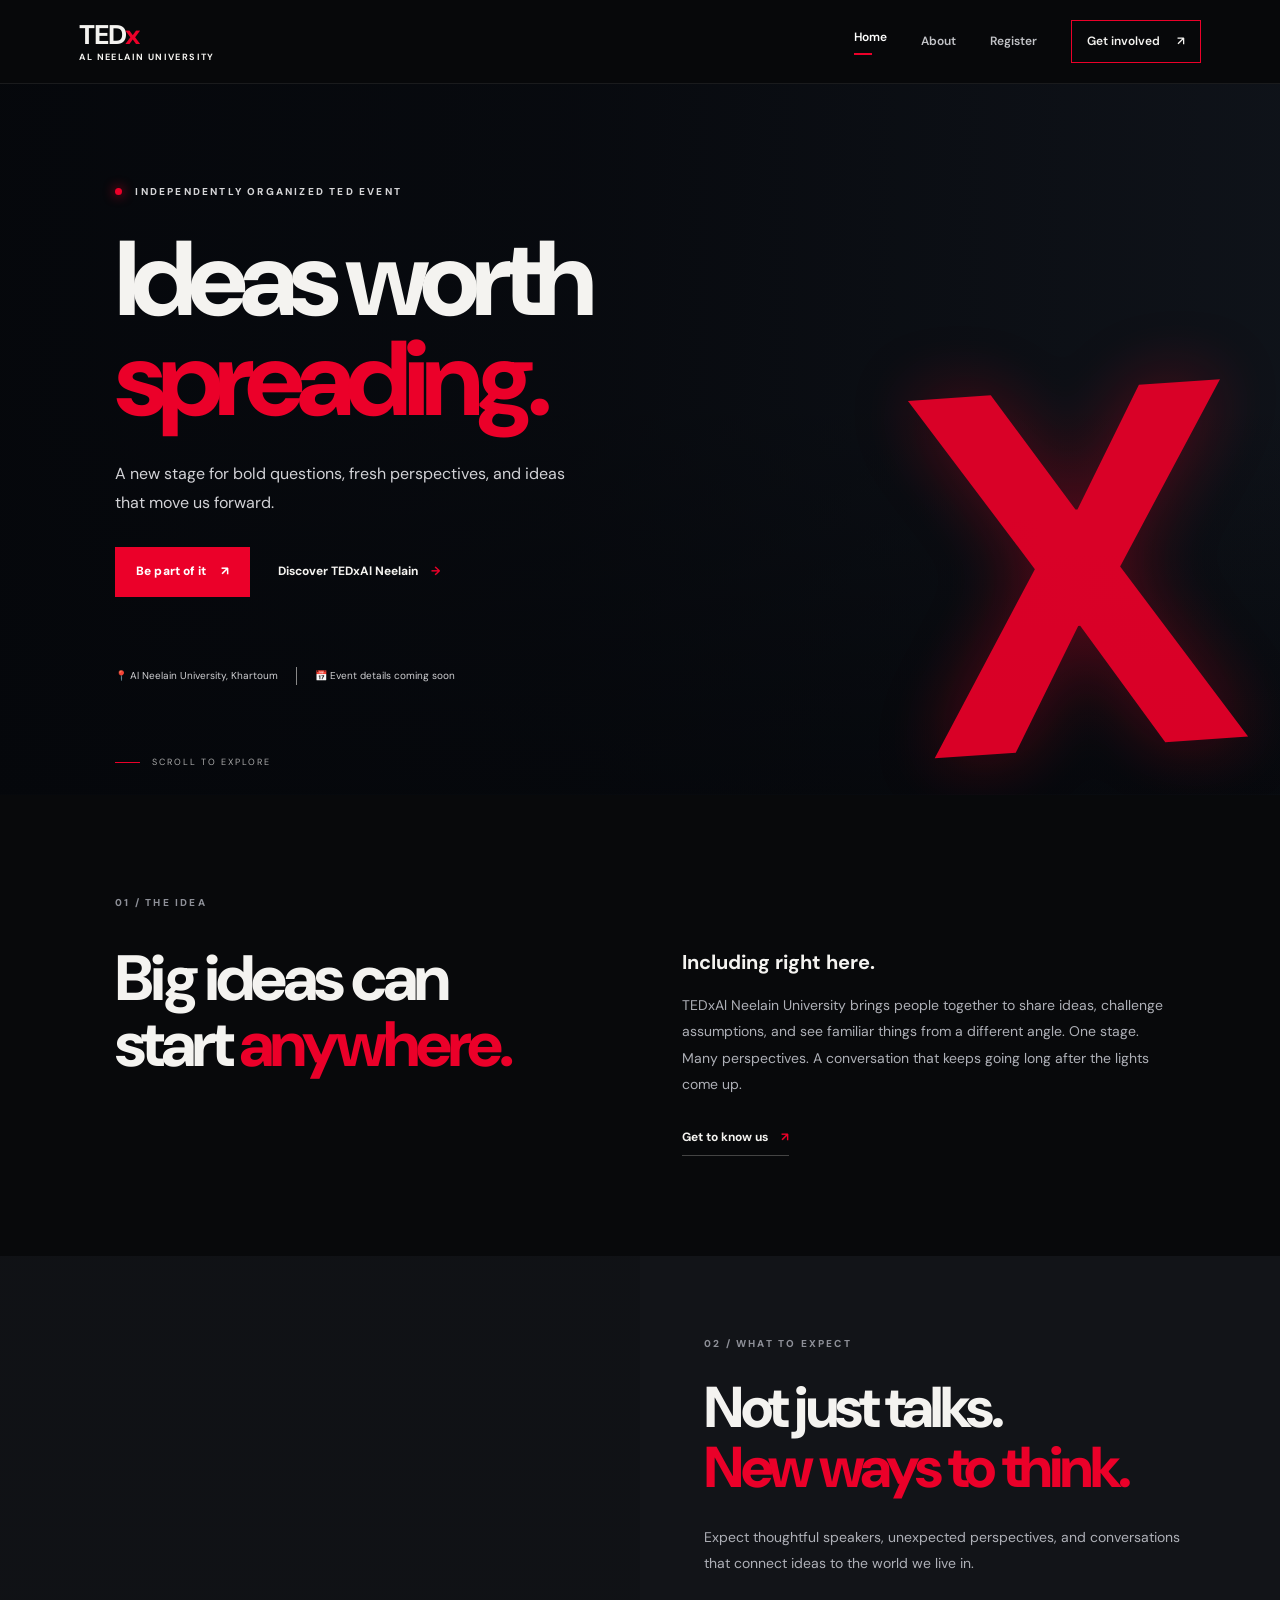
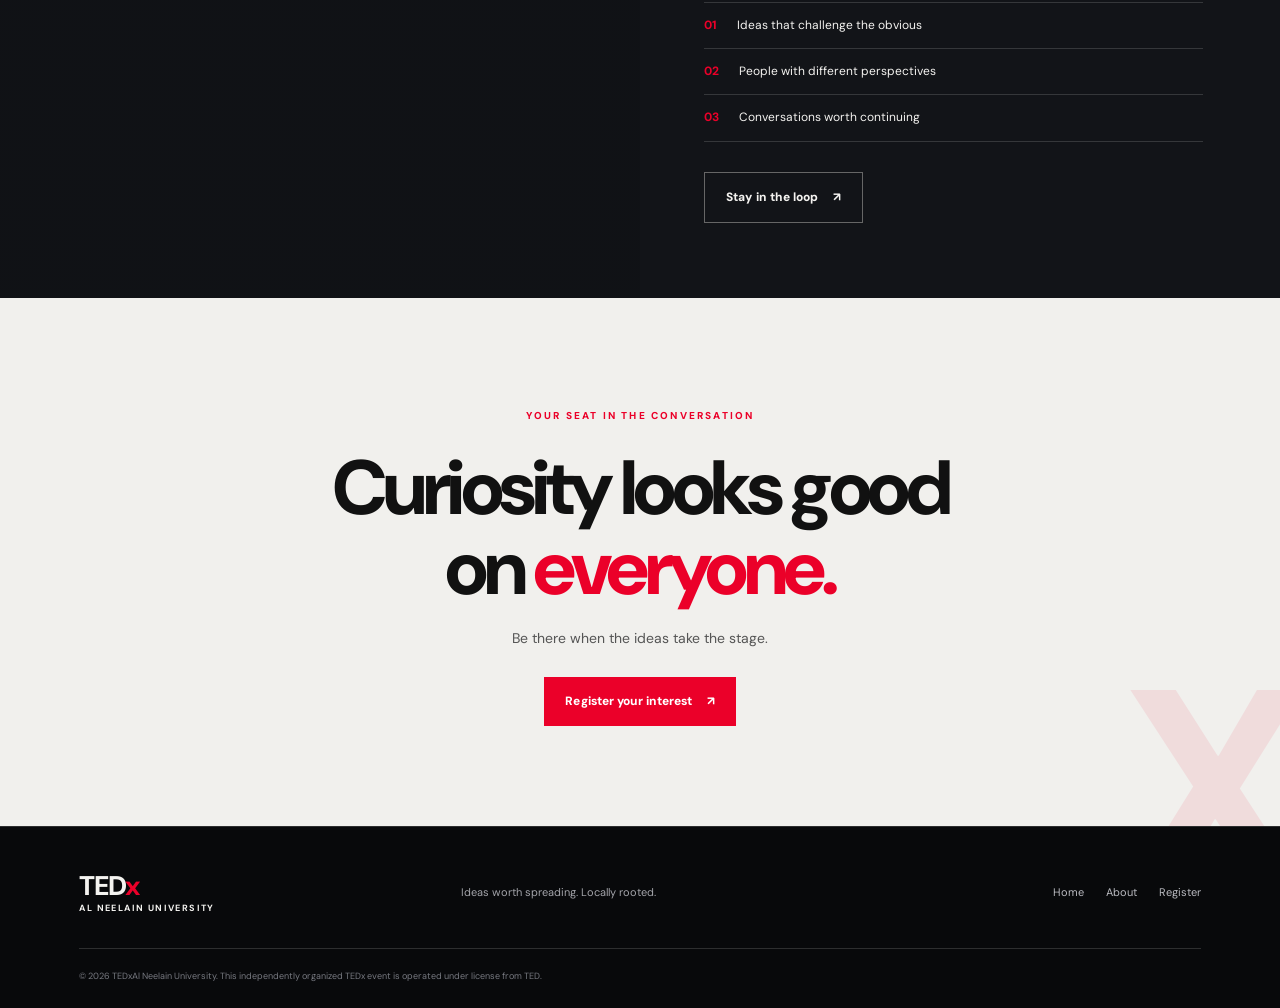
<file: index.html>
<!doctype html>
<html lang="en">
<head>
<meta charset="utf-8"><meta name="viewport" content="width=device-width, initial-scale=1">
<meta name="description" content="TEDxAl Neelain University — ideas worth spreading."><title>TEDxAl Neelain University | Ideas Worth Spreading</title>
<link rel="preconnect" href="https://fonts.googleapis.com"><link rel="preconnect" href="https://fonts.gstatic.com" crossorigin><link href="https://fonts.googleapis.com/css2?family=DM+Sans:wght@400;500;600;700;800&display=swap" rel="stylesheet">
<link rel="stylesheet" href="styles.css">
</head><body>
<header class="topbar"><a class="brand" href="index.html"><span>TED<span class="x">x</span></span><small>AL NEELAIN UNIVERSITY</small></a><button class="menu-toggle" aria-label="Toggle navigation" aria-expanded="false">☰</button><nav class="nav"><a class="active" href="index.html">Home</a><a href="about.html">About</a><a href="register.html">Register</a><a class="nav-cta" href="register.html">Get involved <span>↗</span></a></nav></header>
<main>
<section class="hero home-hero"><div class="hero-shade"></div><div class="hero-content"><p class="eyebrow"><span class="live-dot"></span> INDEPENDENTLY ORGANIZED TED EVENT</p><h1>Ideas worth<br><span>spreading.</span></h1><p class="hero-sub">A new stage for bold questions, fresh perspectives, and ideas that move us forward.</p><div class="hero-actions"><a class="btn btn-red" href="register.html">Be part of it <span>↗</span></a><a class="text-link" href="about.html">Discover TEDxAl Neelain <span>→</span></a></div><div class="hero-meta"><span>📍 Al Neelain University, Khartoum</span><span class="meta-divider"></span><span>📅 Event details coming soon</span></div></div><div class="hero-x" aria-hidden="true">X</div><div class="scroll-cue"><span></span> SCROLL TO EXPLORE</div></section>
<section class="intro section-pad"><div class="section-kicker">01 / THE IDEA</div><div class="intro-grid"><h2>Big ideas can<br>start <em>anywhere.</em></h2><div><p class="lead">Including right here.</p><p>TEDxAl Neelain University brings people together to share ideas, challenge assumptions, and see familiar things from a different angle. One stage. Many perspectives. A conversation that keeps going long after the lights come up.</p><a class="under-link" href="about.html">Get to know us <span>↗</span></a></div></div></section>
<section class="feature-band"><div class="feature-image" role="img" aria-label="Audience gathered for a live talk"></div><div class="feature-copy"><div class="section-kicker">02 / WHAT TO EXPECT</div><h2>Not just talks.<br><em>New ways to think.</em></h2><p>Expect thoughtful speakers, unexpected perspectives, and conversations that connect ideas to the world we live in.</p><div class="feature-list"><div><b>01</b><span>Ideas that challenge the obvious</span></div><div><b>02</b><span>People with different perspectives</span></div><div><b>03</b><span>Conversations worth continuing</span></div></div><a class="btn btn-outline" href="register.html">Stay in the loop <span>↗</span></a></div></section>
<section class="closing section-pad"><p class="eyebrow red-text">YOUR SEAT IN THE CONVERSATION</p><h2>Curiosity looks good<br>on <em>everyone.</em></h2><p>Be there when the ideas take the stage.</p><a class="btn btn-red" href="register.html">Register your interest <span>↗</span></a><div class="giant-x" aria-hidden="true">X</div></section>
</main><footer class="footer"><a class="brand" href="index.html"><span>TED<span class="x">x</span></span><small>AL NEELAIN UNIVERSITY</small></a><p>Ideas worth spreading. Locally rooted.</p><div class="footer-links"><a href="index.html">Home</a><a href="about.html">About</a><a href="register.html">Register</a></div><small class="copyright">© 2026 TEDxAl Neelain University. This independently organized TEDx event is operated under license from TED.</small></footer><script src="script.js"></script></body></html>
</file>
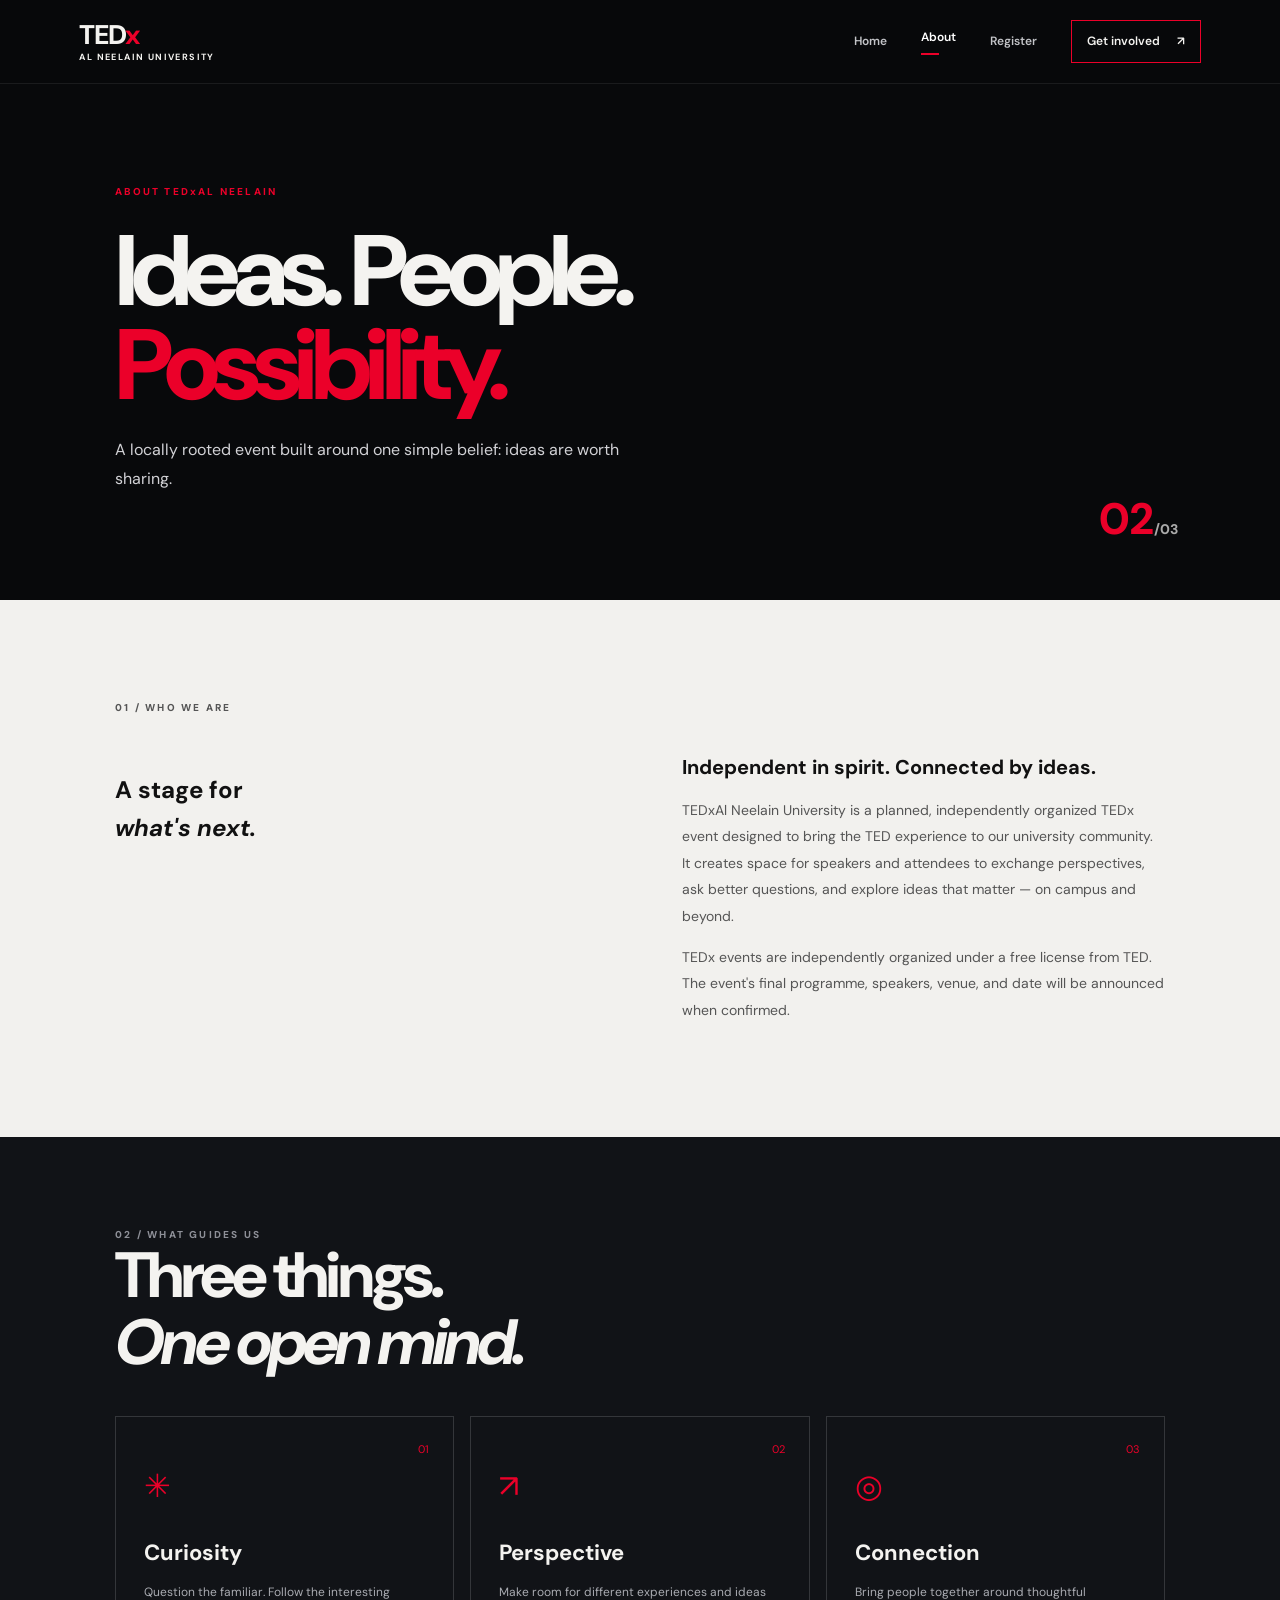
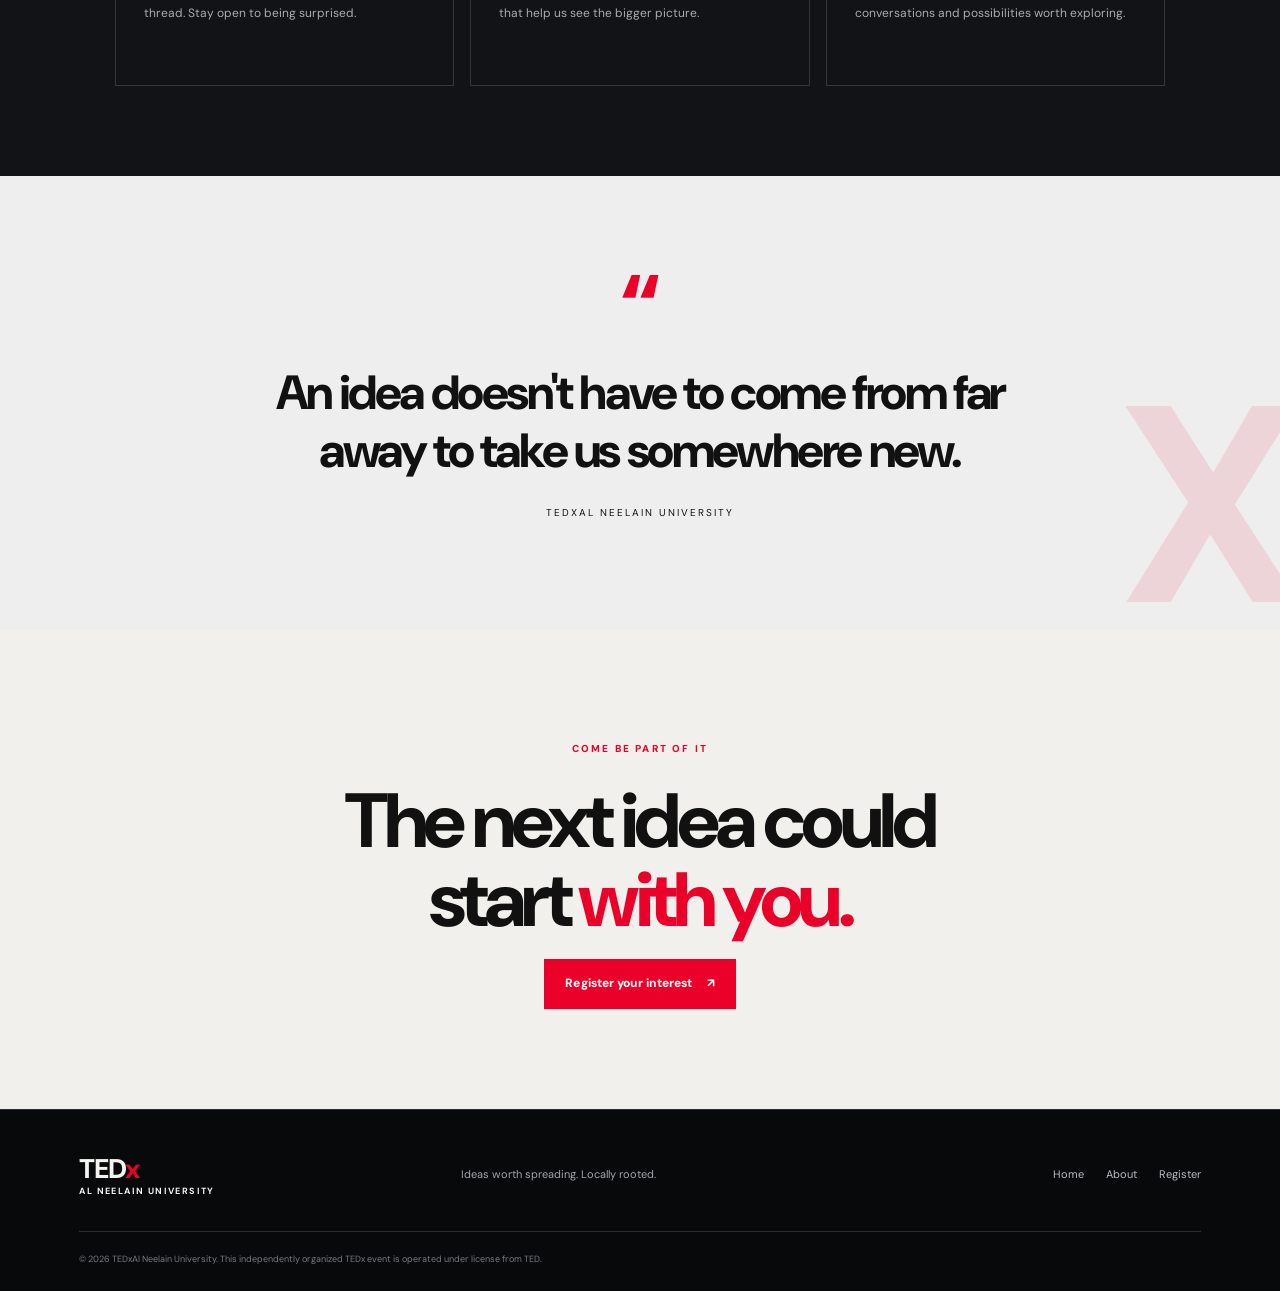
<file: about.html>
<!doctype html><html lang="en"><head><meta charset="utf-8"><meta name="viewport" content="width=device-width, initial-scale=1"><meta name="description" content="Learn about TEDxAl Neelain University."><title>About | TEDxAl Neelain University</title><link rel="preconnect" href="https://fonts.googleapis.com"><link rel="preconnect" href="https://fonts.gstatic.com" crossorigin><link href="https://fonts.googleapis.com/css2?family=DM+Sans:wght@400;500;600;700;800&display=swap" rel="stylesheet"><link rel="stylesheet" href="styles.css"></head><body><header class="topbar"><a class="brand" href="index.html"><span>TED<span class="x">x</span></span><small>AL NEELAIN UNIVERSITY</small></a><button class="menu-toggle" aria-label="Toggle navigation" aria-expanded="false">☰</button><nav class="nav"><a href="index.html">Home</a><a class="active" href="about.html">About</a><a href="register.html">Register</a><a class="nav-cta" href="register.html">Get involved <span>↗</span></a></nav></header><main><section class="page-hero about-hero"><div class="page-hero-inner"><p class="eyebrow red-text">ABOUT TEDxAL NEELAIN</p><h1>Ideas. People.<br><em>Possibility.</em></h1><p class="hero-sub">A locally rooted event built around one simple belief: ideas are worth sharing.</p></div><div class="page-hero-number">02<span>/03</span></div></section><section class="section-pad about-intro"><div class="section-kicker">01 / WHO WE ARE</div><div class="intro-grid"><h2>A stage for<br><em>what's next.</em></h2><div><p class="lead">Independent in spirit. Connected by ideas.</p><p>TEDxAl Neelain University is a planned, independently organized TEDx event designed to bring the TED experience to our university community. It creates space for speakers and attendees to exchange perspectives, ask better questions, and explore ideas that matter — on campus and beyond.</p><p>TEDx events are independently organized under a free license from TED. The event's final programme, speakers, venue, and date will be announced when confirmed.</p></div></div></section><section class="principles"><div class="section-pad principles-head"><div class="section-kicker">02 / WHAT GUIDES US</div><h2>Three things.<br><em>One open mind.</em></h2></div><div class="principle-grid"><article><span>01</span><div class="principle-symbol">✳</div><h3>Curiosity</h3><p>Question the familiar. Follow the interesting thread. Stay open to being surprised.</p></article><article><span>02</span><div class="principle-symbol">↗</div><h3>Perspective</h3><p>Make room for different experiences and ideas that help us see the bigger picture.</p></article><article><span>03</span><div class="principle-symbol">◎</div><h3>Connection</h3><p>Bring people together around thoughtful conversations and possibilities worth exploring.</p></article></div></section><section class="about-quote"><div class="quote-mark">“</div><blockquote>An idea doesn't have to come from far away to take us somewhere new.</blockquote><p>TEDxAl Neelain University</p><div class="quote-x">X</div></section><section class="closing section-pad"><p class="eyebrow red-text">COME BE PART OF IT</p><h2>The next idea could<br>start <em>with you.</em></h2><a class="btn btn-red" href="register.html">Register your interest <span>↗</span></a></section></main><footer class="footer"><a class="brand" href="index.html"><span>TED<span class="x">x</span></span><small>AL NEELAIN UNIVERSITY</small></a><p>Ideas worth spreading. Locally rooted.</p><div class="footer-links"><a href="index.html">Home</a><a href="about.html">About</a><a href="register.html">Register</a></div><small class="copyright">© 2026 TEDxAl Neelain University. This independently organized TEDx event is operated under license from TED.</small></footer><script src="script.js"></script></body></html>
</file>
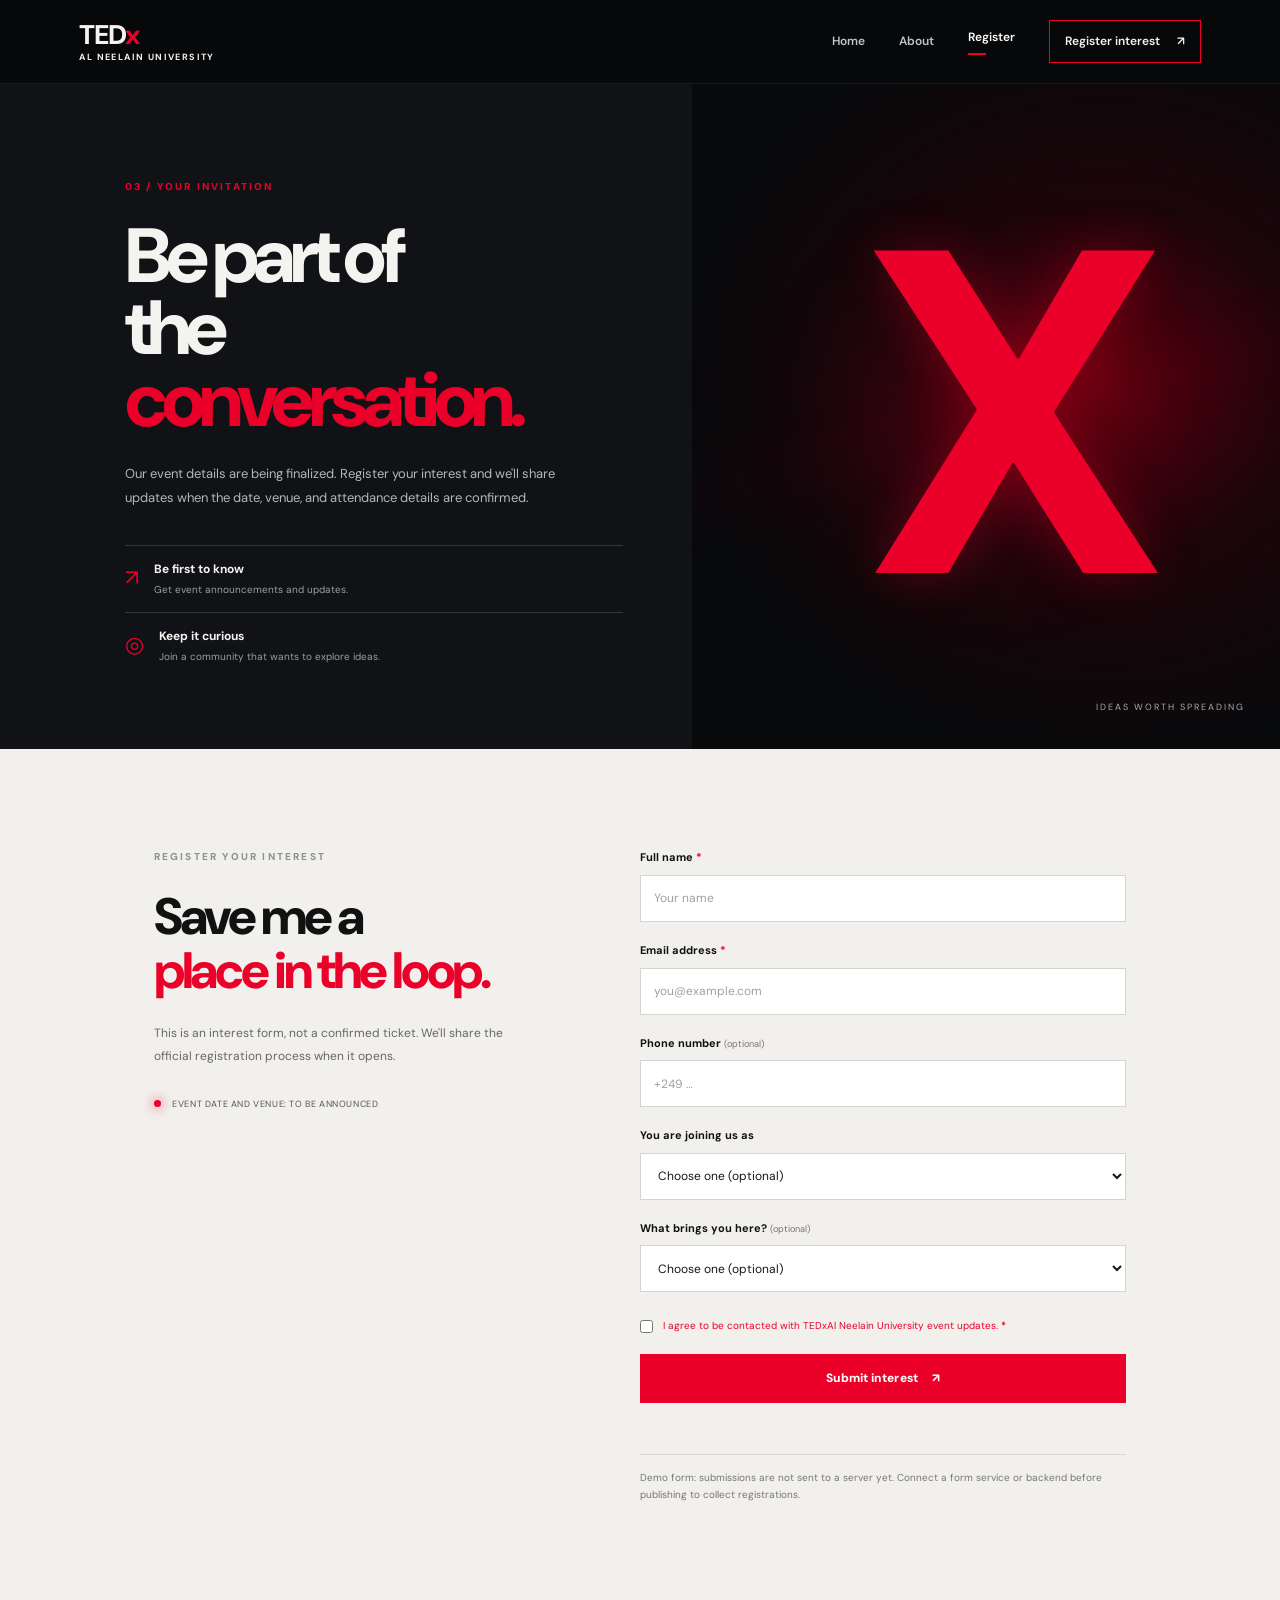
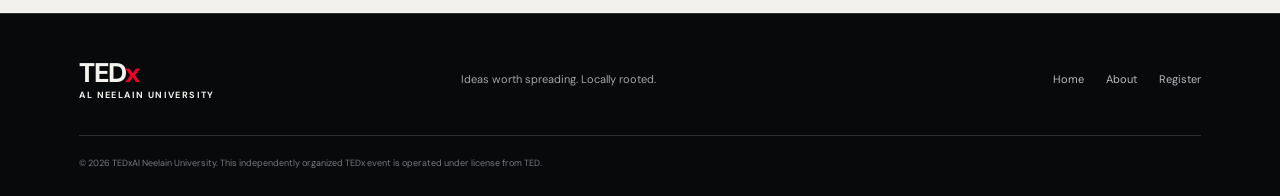
<file: register.html>
<!doctype html><html lang="en"><head><meta charset="utf-8"><meta name="viewport" content="width=device-width, initial-scale=1"><meta name="description" content="Register your interest in TEDxAl Neelain University."><title>Register | TEDxAl Neelain University</title><link rel="preconnect" href="https://fonts.googleapis.com"><link rel="preconnect" href="https://fonts.gstatic.com" crossorigin><link href="https://fonts.googleapis.com/css2?family=DM+Sans:wght@400;500;600;700;800&display=swap" rel="stylesheet"><link rel="stylesheet" href="styles.css"></head><body><header class="topbar"><a class="brand" href="index.html"><span>TED<span class="x">x</span></span><small>AL NEELAIN UNIVERSITY</small></a><button class="menu-toggle" aria-label="Toggle navigation" aria-expanded="false">☰</button><nav class="nav"><a href="index.html">Home</a><a href="about.html">About</a><a class="active" href="register.html">Register</a><a class="nav-cta" href="#registration-form">Register interest <span>↗</span></a></nav></header><main><section class="register-hero"><div class="register-hero-copy"><p class="eyebrow red-text">03 / YOUR INVITATION</p><h1>Be part of<br>the <em>conversation.</em></h1><p>Our event details are being finalized. Register your interest and we'll share updates when the date, venue, and attendance details are confirmed.</p><div class="register-notes"><div><span class="note-icon">↗</span><span><b>Be first to know</b><small>Get event announcements and updates.</small></span></div><div><span class="note-icon">◎</span><span><b>Keep it curious</b><small>Join a community that wants to explore ideas.</small></span></div></div></div><div class="register-art"><div class="art-glow"></div><span class="art-x">X</span><span class="art-caption">IDEAS WORTH SPREADING</span></div></section><section class="form-section" id="registration-form"><div class="form-intro"><div class="section-kicker">REGISTER YOUR INTEREST</div><h2>Save me a<br><em>place in the loop.</em></h2><p>This is an interest form, not a confirmed ticket. We'll share the official registration process when it opens.</p><div class="form-mini-note"><span class="live-dot"></span> EVENT DATE AND VENUE: TO BE ANNOUNCED</div></div><form class="registration-form" id="interestForm"><label for="fullName">Full name <span>*</span></label><input id="fullName" name="fullName" autocomplete="name" required placeholder="Your name"><label for="email">Email address <span>*</span></label><input id="email" name="email" type="email" autocomplete="email" required placeholder="you@example.com"><label for="phone">Phone number <small>(optional)</small></label><input id="phone" name="phone" type="tel" autocomplete="tel" placeholder="+249 …"><label for="affiliation">You are joining us as</label><select id="affiliation" name="affiliation"><option value="">Choose one (optional)</option><option>Al Neelain University student</option><option>University staff or faculty</option><option>Alumnus / alumna</option><option>Community member</option><option>Other</option></select><label for="interest">What brings you here? <small>(optional)</small></label><select id="interest" name="interest"><option value="">Choose one (optional)</option><option>Attend the event</option><option>Volunteer</option><option>Explore speaking</option><option>Partner or support</option><option>Just curious</option></select><label class="consent"><input type="checkbox" id="consent" required><span>I agree to be contacted with TEDxAl Neelain University event updates. <b>*</b></span></label><button class="btn btn-red form-submit" type="submit">Submit interest <span>↗</span></button><p class="form-status" id="formStatus" role="status" aria-live="polite"></p><p class="form-footnote">Demo form: submissions are not sent to a server yet. Connect a form service or backend before publishing to collect registrations.</p></form></section></main><footer class="footer"><a class="brand" href="index.html"><span>TED<span class="x">x</span></span><small>AL NEELAIN UNIVERSITY</small></a><p>Ideas worth spreading. Locally rooted.</p><div class="footer-links"><a href="index.html">Home</a><a href="about.html">About</a><a href="register.html">Register</a></div><small class="copyright">© 2026 TEDxAl Neelain University. This independently organized TEDx event is operated under license from TED.</small></footer><script src="script.js"></script></body></html>
</file>
<file: styles.css>
:root{--red:#eb0029;--red2:#ff2346;--black:#08090b;--panel:#111317;--white:#f4f3f0;--muted:#a6a7ad;--line:rgba(255,255,255,.15);--font:'DM Sans',Arial,sans-serif}*{box-sizing:border-box}html{scroll-behavior:smooth}body{margin:0;background:var(--black);color:var(--white);font-family:var(--font);line-height:1.6}a{color:inherit;text-decoration:none}button,input,select{font:inherit}.topbar{height:84px;display:flex;align-items:center;justify-content:space-between;padding:0 6.2%;background:#08090bf5;border-bottom:1px solid rgba(255,255,255,.08);position:relative;z-index:5}.brand{display:flex;flex-direction:column;line-height:1}.brand>span{font-size:27px;font-weight:800;letter-spacing:-1.7px}.brand .x{color:var(--red)}.brand small{font-size:9px;letter-spacing:1.4px;margin-top:5px;font-weight:700}.nav{display:flex;align-items:center;gap:34px;font-size:12px;font-weight:600}.nav>a:not(.nav-cta){color:#c3c4c8;transition:color .2s}.nav>a:hover,.nav>a.active{color:white}.nav>a.active:after{content:'';display:block;width:18px;height:2px;background:var(--red);margin-top:5px}.nav-cta{border:1px solid var(--red);padding:11px 15px}.nav-cta span,.btn span{margin-left:14px}.menu-toggle{display:none;background:none;color:white;border:0;font-size:25px}.hero{min-height:680px;position:relative;overflow:hidden;display:flex;align-items:center;padding:90px 9% 110px;background:#10141b}.home-hero{background-image:linear-gradient(90deg,rgba(5,7,11,.96) 0%,rgba(5,7,11,.76) 44%,rgba(5,7,11,.12) 100%),linear-gradient(0deg,rgba(5,7,11,.8),transparent 55%),url('https://images.unsplash.com/photo-1518005020951-eccb494ad742?auto=format&fit=crop&w=2000&q=85');background-size:cover;background-position:center}.hero-content{max-width:650px;position:relative;z-index:2}.eyebrow,.section-kicker{font-size:10px;letter-spacing:2.2px;font-weight:800}.eyebrow{color:#d5d5d7}.live-dot{display:inline-block;width:7px;height:7px;border-radius:50%;background:var(--red);margin-right:9px;box-shadow:0 0 12px #ed0029}.hero h1,.page-hero h1,.register-hero h1{font-size:clamp(56px,8.3vw,112px);letter-spacing:-.075em;line-height:.94;font-weight:800;margin:30px 0}.hero h1 span,.page-hero h1 em,.register-hero h1 em,.intro h2 em,.feature-copy h2 em,.closing h2 em,.form-intro h2 em{color:var(--red);font-style:normal}.hero-sub{font-size:16px;max-width:450px;color:#d2d2d6;line-height:1.8}.hero-actions{display:flex;align-items:center;gap:28px;margin-top:30px}.btn{display:inline-flex;align-items:center;justify-content:center;padding:15px 21px;font-size:12px;font-weight:800;letter-spacing:.1px;transition:transform .2s,background .2s}.btn:hover{transform:translateY(-2px)}.btn-red{background:var(--red);color:white}.btn-red:hover{background:var(--red2)}.text-link,.under-link{font-size:12px;font-weight:700}.text-link span,.under-link span{color:var(--red);margin-left:10px}.hero-meta{display:flex;gap:18px;align-items:center;margin-top:70px;font-size:10px;color:#d0d0d3}.meta-divider{height:18px;width:1px;background:#888}.hero-x{position:absolute;right:8%;bottom:2%;font-size:clamp(260px,40vw,570px);font-weight:800;line-height:.8;color:var(--red);opacity:.92;letter-spacing:-.12em;text-shadow:0 0 70px #ff002955;transform:rotate(-4deg)}.scroll-cue{position:absolute;bottom:25px;left:9%;font-size:9px;letter-spacing:2px;color:#aaa;display:flex;gap:12px;align-items:center}.scroll-cue span{width:25px;height:1px;background:var(--red)}.section-pad{padding:100px 9%}.section-kicker{color:#8e9098}.intro-grid{display:grid;grid-template-columns:1fr 1fr;gap:8%;margin-top:35px}.intro h2,.feature-copy h2,.closing h2,.form-intro h2,.principles-head h2{font-size:clamp(38px,5vw,66px);letter-spacing:-.06em;line-height:1.04;margin:0;font-weight:800}.intro-grid>div{max-width:500px}.lead{font-size:20px;font-weight:700;margin:0 0 12px}.intro-grid>div>p:not(.lead),.feature-copy>p,.form-intro>p{color:#aeb0b7;font-size:14px;line-height:1.9}.under-link{display:inline-block;margin-top:16px;border-bottom:1px solid #444;padding-bottom:8px}.feature-band{display:grid;grid-template-columns:1fr 1fr;min-height:580px;background:#121418}.feature-image{min-height:500px;background:linear-gradient(0deg,#08090b33,#08090b33),url('https://images.unsplash.com/photo-1475721027785-f74eccf877e2?auto=format&fit=crop&w=1200&q=85') center/cover}.feature-copy{padding:80px 12% 75px 10%;align-self:center}.feature-copy h2{font-size:clamp(36px,4.5vw,58px);margin:26px 0}.feature-list{margin:25px 0 30px;border-top:1px solid var(--line)}.feature-list div{display:flex;gap:20px;padding:13px 0;border-bottom:1px solid var(--line);font-size:12px}.feature-list b{color:var(--red)}.btn-outline{border:1px solid #666}.closing{position:relative;overflow:hidden;text-align:center;background:#f1f0ed;color:#111;padding-top:100px;padding-bottom:100px}.red-text{color:var(--red)}.closing h2{font-size:clamp(42px,6vw,78px);margin:25px 0 18px}.closing>p:not(.eyebrow){color:#555;font-size:14px;margin-bottom:28px}.giant-x{position:absolute;font-size:280px;line-height:1;font-weight:800;right:-25px;bottom:-105px;color:var(--red);opacity:.08;pointer-events:none}.footer{padding:45px 6.2% 25px;display:grid;grid-template-columns:1fr 1fr 1fr;gap:25px;align-items:center;border-top:1px solid var(--line)}.footer>p{font-size:11px;color:#a3a4aa}.footer-links{display:flex;justify-content:flex-end;gap:22px;font-size:11px;color:#b9bac0}.copyright{grid-column:1/-1;border-top:1px solid var(--line);padding-top:20px;margin-top:10px;color:#777980;font-size:9px}.page-hero{min-height:500px;position:relative;display:flex;align-items:center;padding:90px 9%;overflow:hidden;background-size:cover;background-position:center}.about-hero{background-image:linear-gradient(90deg,#08090bf2,#08090b99 55%,#08090b77),url('https://images.unsplash.com/photo-1519682337058-a94d519337bc?auto=format&fit=crop&w=1800&q=85')}.page-hero-inner{position:relative;z-index:1;max-width:650px}.page-hero h1{font-size:clamp(55px,8vw,100px);margin:24px 0}.page-hero .hero-sub{max-width:510px}.page-hero-number{position:absolute;right:8%;bottom:45px;font-size:44px;font-weight:800;color:var(--red)}.page-hero-number span{font-size:14px;color:#aaa}.about-intro{background:#f2f1ee;color:#111}.about-intro .section-kicker{color:#555}.about-intro .intro-grid>div>p:not(.lead){color:#555}.principles{padding:90px 9%;background:#111317}.principles-head{padding:0 0 40px}.principle-grid{display:grid;grid-template-columns:repeat(3,1fr);gap:16px}.principle-grid article{position:relative;border:1px solid var(--line);padding:28px;min-height:270px}.principle-grid article>span{position:absolute;right:24px;top:24px;font-size:11px;color:var(--red)}.principle-symbol{font-size:32px;color:var(--red);margin:16px 0 22px}.principle-grid h3{font-size:22px;margin:0 0 8px}.principle-grid p{font-size:12px;line-height:1.8;color:#a9abb1}.about-quote{position:relative;overflow:hidden;background:#eee;color:#111;text-align:center;padding:100px 20%;}.quote-mark{font-size:90px;line-height:.7;color:var(--red);font-weight:800}.about-quote blockquote{font-size:clamp(27px,4vw,48px);font-weight:800;line-height:1.2;letter-spacing:-.05em;margin:25px auto;max-width:800px}.about-quote>p{font-size:10px;letter-spacing:2px;text-transform:uppercase}.quote-x{position:absolute;right:-20px;bottom:-100px;color:var(--red);opacity:.1;font-size:280px;font-weight:800}.register-hero{display:grid;grid-template-columns:1fr .85fr;min-height:570px;background:#101216}.register-hero-copy{padding:85px 10% 70px 18%;align-self:center}.register-hero h1{font-size:clamp(48px,6vw,78px);margin:25px 0}.register-hero-copy>p:not(.eyebrow){font-size:13px;line-height:1.9;color:#b5b6bc;max-width:450px}.register-notes{margin-top:34px}.register-notes>div{display:flex;gap:15px;padding:14px 0;border-top:1px solid var(--line)}.note-icon{color:var(--red);font-size:22px}.register-notes b,.register-notes small{display:block}.register-notes b{font-size:12px}.register-notes small{font-size:10px;color:#9c9ea5;margin-top:3px}.register-art{position:relative;overflow:hidden;background:radial-gradient(ellipse at 70% 45%,#59000f 0%,#1b050a 35%,#08090b 72%);display:flex;align-items:center;justify-content:center;min-height:500px}.register-art:before,.register-art:after{content:'';position:absolute;background:#f0002b;opacity:.7;filter:blur(30px);height:2px;width:120%;transform:rotate(-15deg)}.register-art:after{transform:rotate(70deg);width:80%;opacity:.25}.art-glow{position:absolute;width:260px;height:260px;border-radius:50%;background:#f0002b22;filter:blur(55px)}.art-x{font-size:clamp(250px,36vw,470px);line-height:.8;font-weight:800;color:var(--red);letter-spacing:-.13em;text-shadow:0 0 50px #ff002944;z-index:1}.art-caption{position:absolute;bottom:35px;right:35px;font-size:9px;letter-spacing:2px;color:#aaa}.form-section{background:#f1f0ed;color:#111;padding:100px 12%;display:grid;grid-template-columns:.8fr 1fr;gap:10%}.form-intro h2{font-size:clamp(35px,4vw,55px);margin:25px 0}.form-intro>p{color:#666;font-size:12px}.form-mini-note{font-size:9px;letter-spacing:.6px;margin-top:30px;color:#555}.registration-form{display:flex;flex-direction:column}.registration-form label{font-size:11px;font-weight:700;margin:0 0 8px}.registration-form label>span,.registration-form label>b{color:var(--red)}.registration-form input:not([type=checkbox]),.registration-form select{width:100%;height:47px;border:1px solid #d4d4d4;background:#fff;padding:0 13px;margin-bottom:20px;color:#171717;border-radius:0;outline-color:var(--red);font-size:12px}.registration-form input::placeholder{color:#a0a0a0}.registration-form label small{font-weight:400;color:#777}.registration-form .consent{display:flex;align-items:flex-start;gap:10px;font-weight:400;font-size:10px;line-height:1.7;margin:5px 0 20px}.consent input{accent-color:var(--red);margin:3px 0 0}.form-submit{width:100%;border:0;cursor:pointer}.form-status{font-size:12px;color:#167343;min-height:15px}.form-footnote{font-size:10px;line-height:1.7;color:#777;border-top:1px solid #d8d8d8;padding-top:14px;margin-top:12px}
@media(max-width:760px){.topbar{height:72px;padding:0 6%}.menu-toggle{display:block}.nav{display:none;position:absolute;top:72px;left:0;right:0;padding:22px 6%;background:#08090b;flex-direction:column;align-items:flex-start;gap:22px;border-bottom:1px solid var(--line)}.nav.open{display:flex}.nav>a.active:after{display:none}.hero{min-height:690px;padding:75px 7% 95px}.home-hero{background-position:58% center}.hero h1{font-size:clamp(54px,15vw,90px)}.hero-sub{font-size:14px;max-width:350px}.hero-actions{align-items:flex-start;flex-direction:column;gap:18px}.hero-meta{align-items:flex-start;flex-direction:column;gap:9px;margin-top:40px}.meta-divider{display:none}.hero-x{font-size:300px;right:-18px;bottom:1%;opacity:.48}.scroll-cue{left:7%}.section-pad{padding:70px 7%}.intro-grid{grid-template-columns:1fr;gap:30px}.intro h2,.feature-copy h2,.closing h2{font-size:48px}.feature-band{grid-template-columns:1fr}.feature-image{min-height:300px}.feature-copy{padding:55px 7%}.footer{grid-template-columns:1fr 1fr;padding:35px 7% 22px}.footer>p{grid-column:1/-1;grid-row:2;margin:0}.footer-links{grid-column:1/-1;justify-content:flex-start;grid-row:3}.copyright{grid-row:4}.page-hero{min-height:480px;padding:75px 7%}.page-hero h1{font-size:clamp(55px,14vw,85px)}.page-hero-number{right:7%;bottom:20px}.principles{padding:65px 7%}.principle-grid{grid-template-columns:1fr}.principle-grid article{min-height:220px}.about-quote{padding:75px 8%}.register-hero{grid-template-columns:1fr}.register-hero-copy{padding:70px 7% 45px}.register-hero h1{font-size:clamp(48px,13vw,70px)}.register-art{min-height:290px}.art-x{font-size:280px}.form-section{grid-template-columns:1fr;padding:70px 7%;gap:35px}.form-intro h2{font-size:45px}}@media(prefers-reduced-motion:reduce){html{scroll-behavior:auto}*,*:before,*:after{transition:none!important}}
</file>
